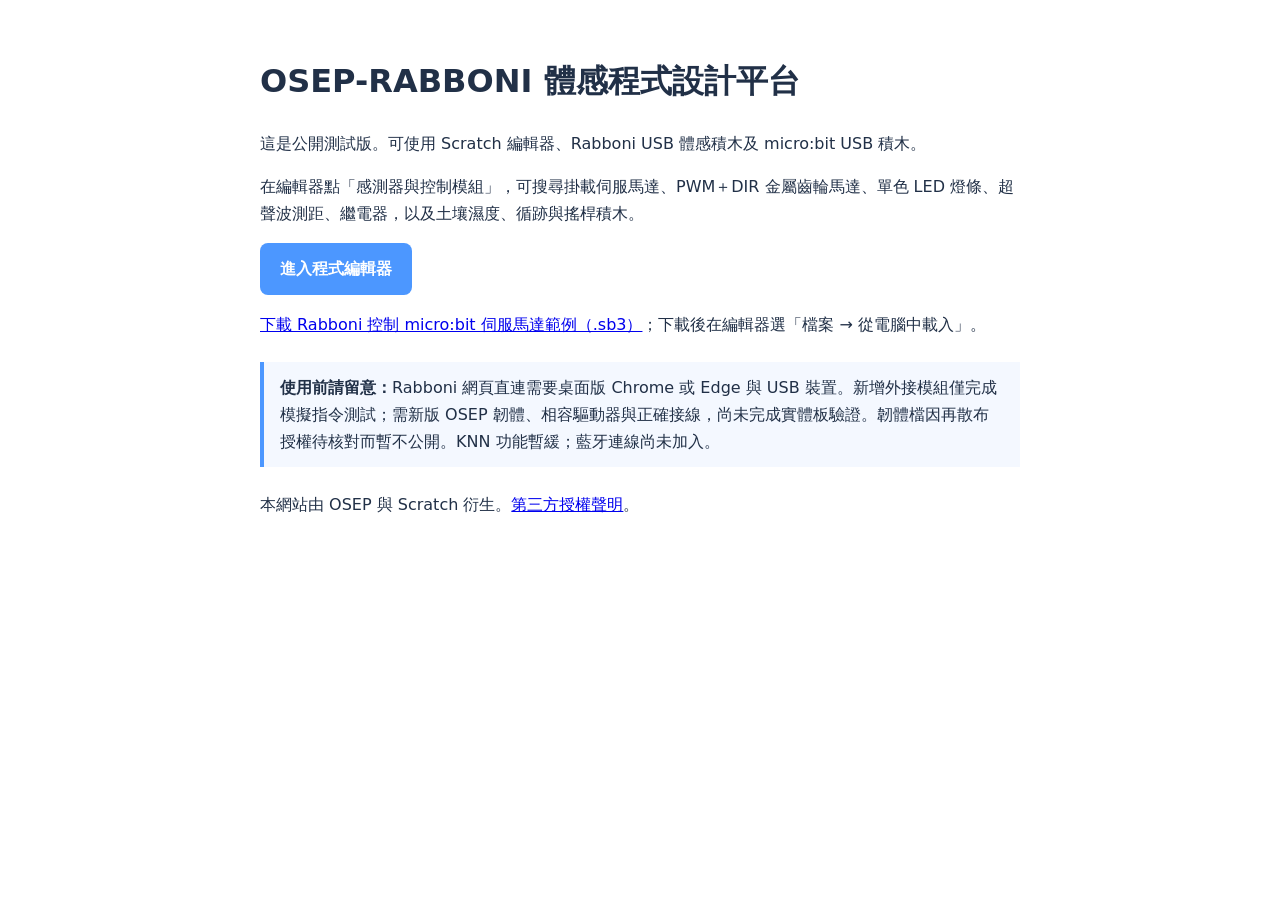
<file: index.html>
<!doctype html>
<html lang="zh-Hant">
<head>
  <meta charset="utf-8">
  <meta name="viewport" content="width=device-width,initial-scale=1">
  <title>OSEP-RABBONI 體感程式設計平台</title>
  <style>
    body{font-family:system-ui,"Noto Sans TC",sans-serif;max-width:760px;margin:6vh auto;padding:0 20px;line-height:1.7;color:#213047}
    a.button{display:inline-block;background:#4c97ff;color:white;padding:12px 20px;border-radius:8px;text-decoration:none;font-weight:700}
    .note{background:#f4f8ff;border-left:4px solid #4c97ff;padding:12px 16px;margin:24px 0}
  </style>
</head>
<body>
  <h1>OSEP-RABBONI 體感程式設計平台</h1>
  <p>這是公開測試版。可使用 Scratch 編輯器、Rabboni USB 體感積木及 micro:bit USB 積木。</p>
  <p>在編輯器點「感測器與控制模組」，可搜尋掛載伺服馬達、PWM＋DIR 金屬齒輪馬達、單色 LED 燈條、超聲波測距、繼電器，以及土壤濕度、循跡與搖桿積木。</p>
  <p><a class="button" href="./OSEP-RABBONI/?v=14ee6e1">進入程式編輯器</a></p>
  <p><a href="https://raw.githubusercontent.com/t166-happy/t166-happy.github.io/main/OSEP-RABBONI/examples/rabboni-microbit-servo.sb3">下載 Rabboni 控制 micro:bit 伺服馬達範例（.sb3）</a>；下載後在編輯器選「檔案 → 從電腦中載入」。</p>
  <div class="note">
    <strong>使用前請留意：</strong>Rabboni 網頁直連需要桌面版 Chrome 或 Edge 與 USB 裝置。新增外接模組僅完成模擬指令測試；需新版 OSEP 韌體、相容驅動器與正確接線，尚未完成實體板驗證。韌體檔因再散布授權待核對而暫不公開。KNN 功能暫緩；藍牙連線尚未加入。
  </div>
  <p>本網站由 OSEP 與 Scratch 衍生。<a href="./OSEP-RABBONI/THIRD_PARTY_NOTICES.md">第三方授權聲明</a>。</p>
</body>
</html>
</file>
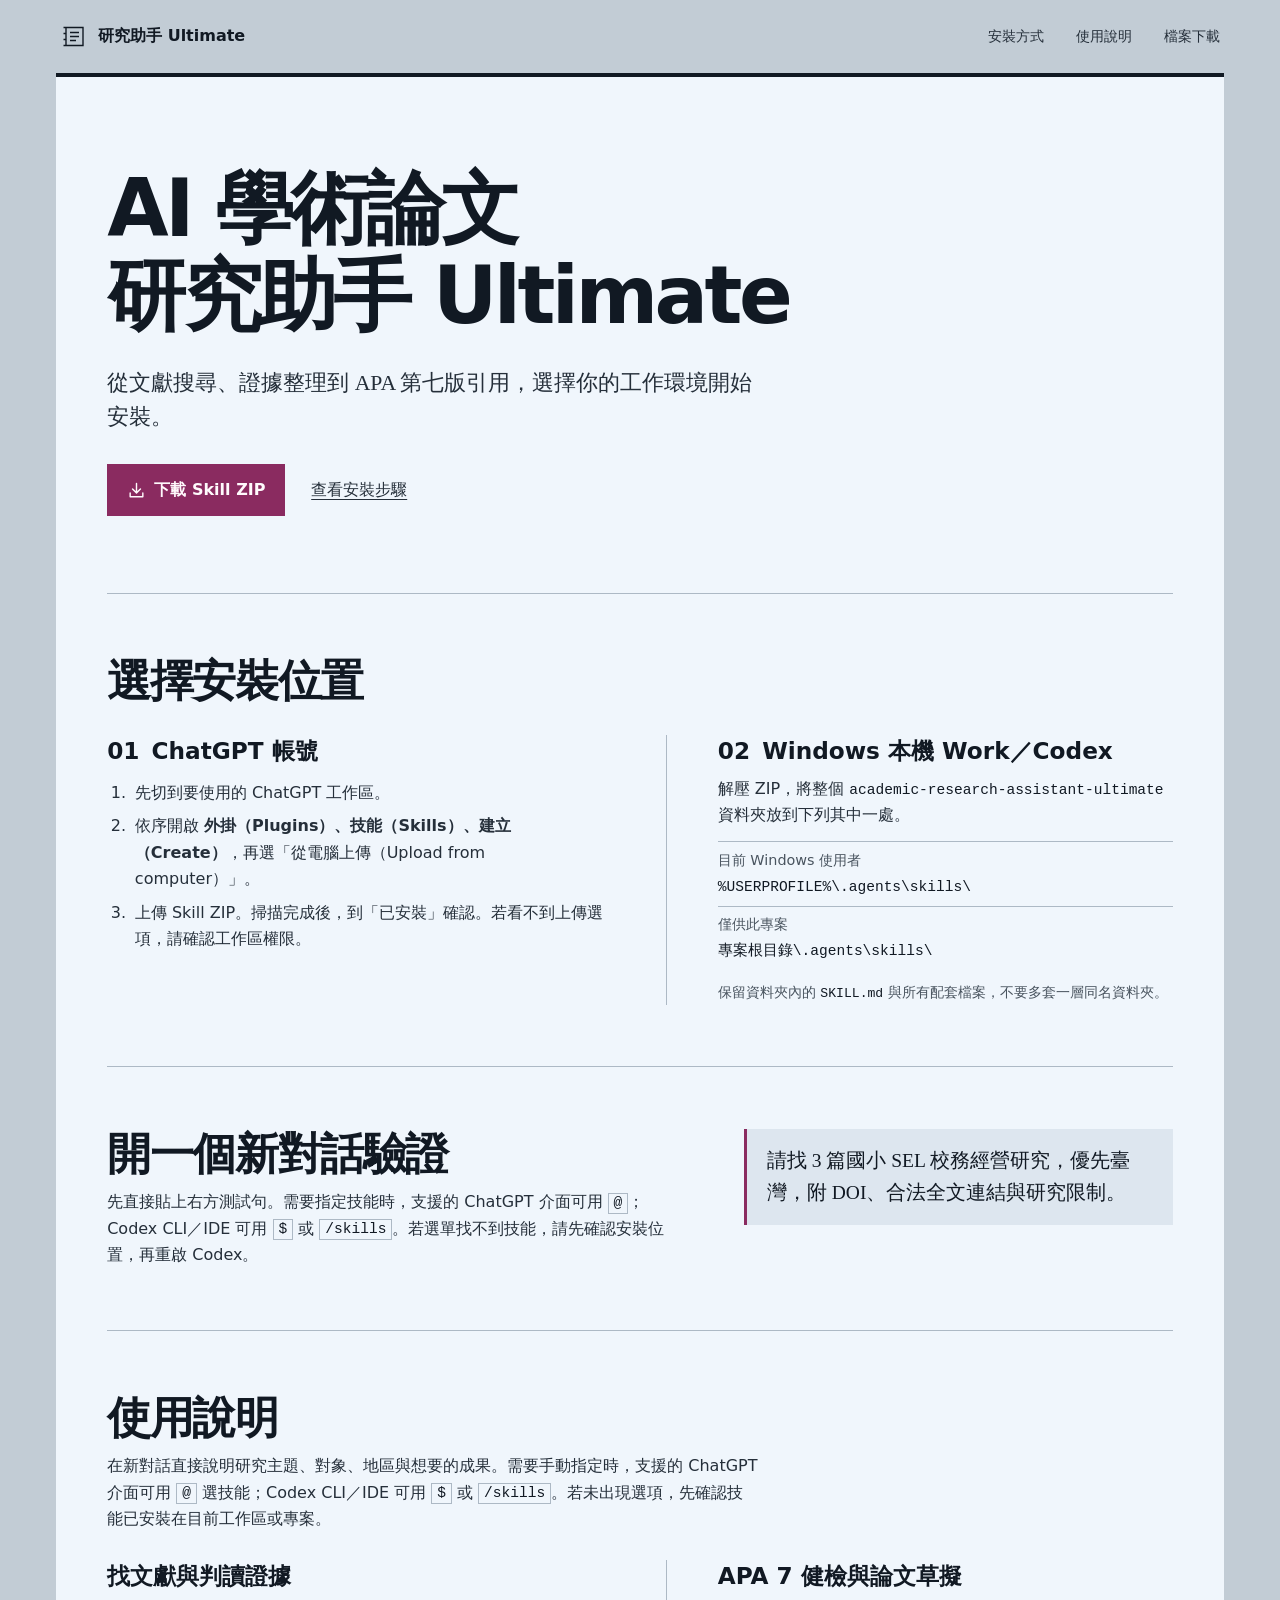
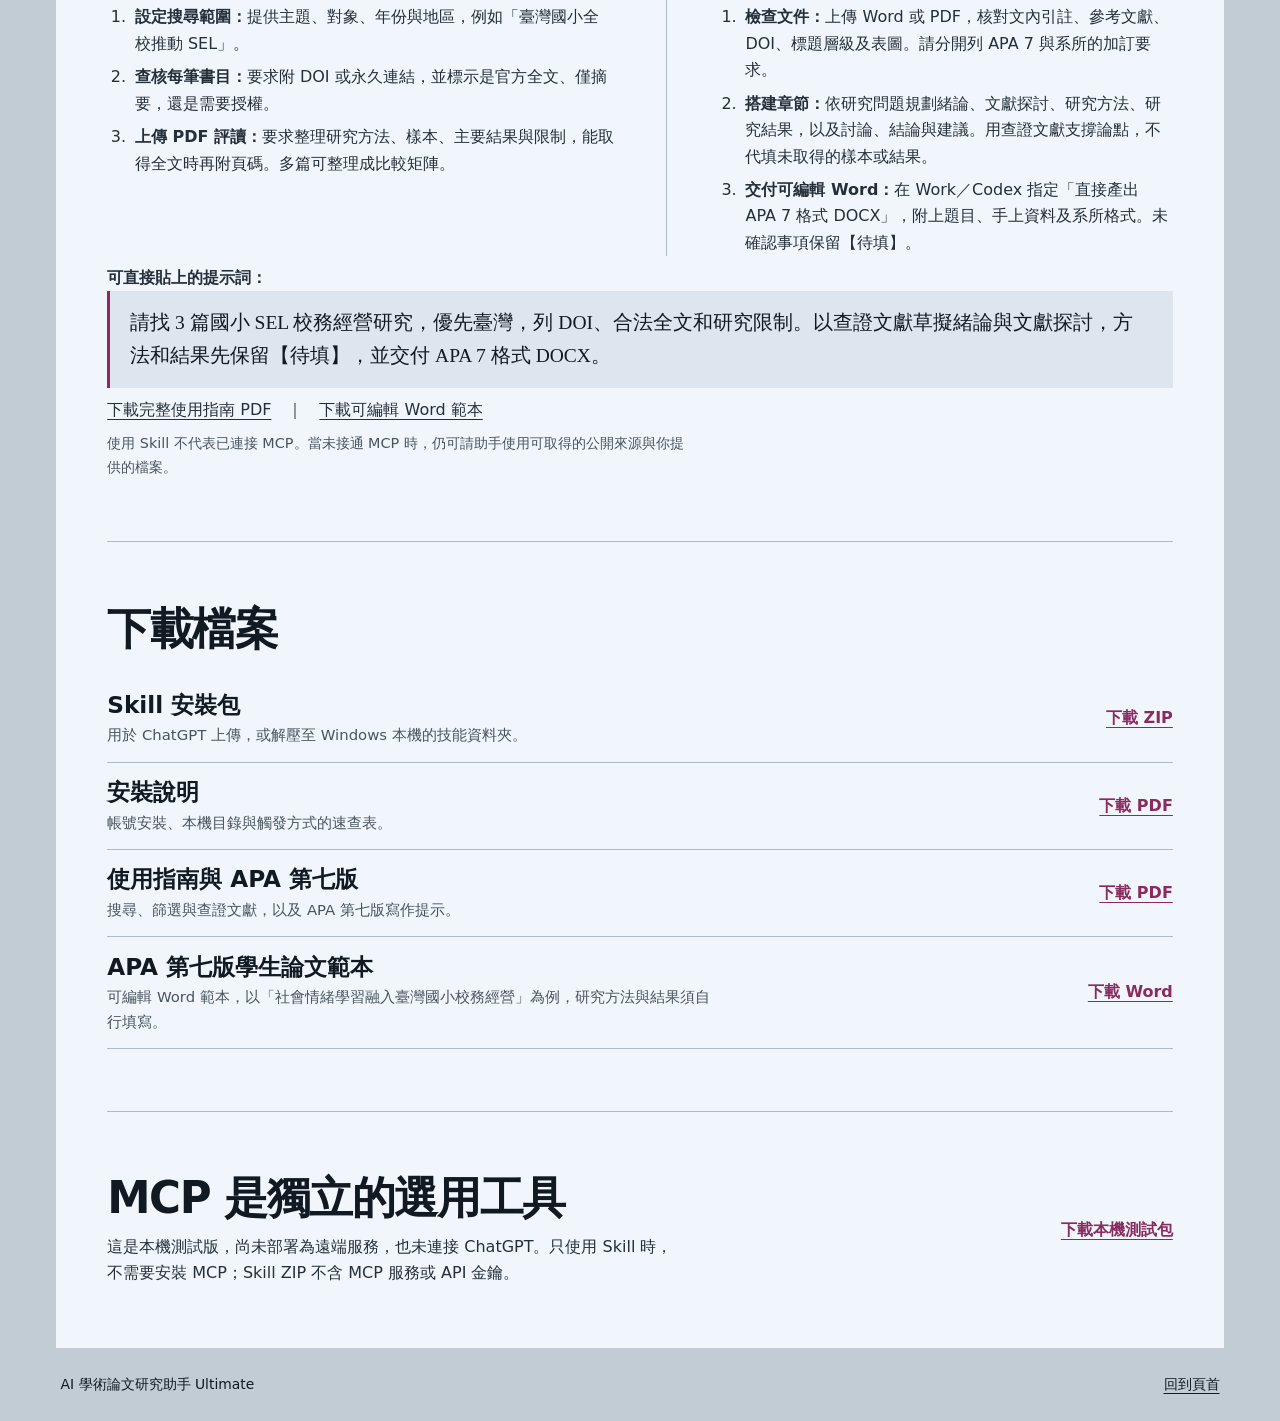
<file: academic-research-assistant-ultimate/index.html>
<!doctype html>
<html lang="zh-Hant-TW">
<head>
  <meta charset="utf-8">
  <meta name="viewport" content="width=device-width, initial-scale=1">
  <meta name="description" content="下載 AI 學術論文研究助手 Ultimate，依 ChatGPT 或 Windows Work／Codex 步驟安裝，並取得 APA 第七版 Word 範本。">
  <meta name="color-scheme" content="light">
  <title>AI 學術論文研究助手 Ultimate｜安裝與下載</title>
  <link rel="stylesheet" href="./style.css">
</head>
<body>
<a class="skip-link" href="#main">跳至內容</a>
<header class="container masthead">
  <a class="brand" href="./" aria-label="AI 學術論文研究助手 Ultimate 首頁">
    <svg width="28" height="28" viewBox="0 0 28 28" fill="none" aria-hidden="true"><path d="M6 5.5h17v18H6m0-18v18m0-18H3.5m2.5 6H3.5m2.5 6H3.5m2.5 6H3.5m6.5-13h9m-9 4h9m-9 4h6" stroke="currentColor" stroke-width="1.4"/></svg>
    <span>研究助手 Ultimate</span>
  </a>
  <nav aria-label="頁面導覽">
    <a href="#install">安裝方式</a>
    <a href="#usage">使用說明</a>
    <a href="#downloads">檔案下載</a>
  </nav>
</header>
<main class="container sheet" id="main">
  <section class="hero" aria-labelledby="title">
    <h1 id="title">AI 學術論文<br>研究助手 Ultimate</h1>
    <p class="standfirst">從文獻搜尋、證據整理到 APA 第七版引用，選擇你的工作環境開始安裝。</p>
    <div class="hero-actions">
      <a class="button primary" href="./downloads/academic-research-assistant-ultimate-skill.zip" download>
        <svg width="19" height="19" viewBox="0 0 24 24" fill="none" aria-hidden="true"><path d="M12 3v12m-5-5 5 5 5-5M4 15v5h16v-5" stroke="currentColor" stroke-width="1.8" stroke-linecap="round" stroke-linejoin="round"/></svg>
        下載 Skill ZIP
      </a>
      <a class="secondary" href="#install">查看安裝步驟</a>
    </div>
  </section>

  <section class="section" id="install" aria-labelledby="install-title">
    <h2 id="install-title">選擇安裝位置</h2>
    <div class="routes">
      <article>
        <h3><span class="route-no" aria-hidden="true">01</span> ChatGPT 帳號</h3>
        <ol>
          <li>先切到要使用的 ChatGPT 工作區。</li>
          <li>依序開啟 <strong>外掛（Plugins）、技能（Skills）、建立（Create）</strong>，再選「從電腦上傳（Upload from computer）」。</li>
          <li>上傳 Skill ZIP。掃描完成後，到「已安裝」確認。若看不到上傳選項，請確認工作區權限。</li>
        </ol>
      </article>
      <article>
        <h3><span class="route-no" aria-hidden="true">02</span> Windows 本機 Work／Codex</h3>
        <p>解壓 ZIP，將整個 <code>academic-research-assistant-ultimate</code> 資料夾放到下列其中一處。</p>
        <dl class="paths">
          <div><dt>目前 Windows 使用者</dt><dd><code>%USERPROFILE%\.agents\skills\</code></dd></div>
          <div><dt>僅供此專案</dt><dd><code>專案根目錄\.agents\skills\</code></dd></div>
        </dl>
        <p class="note">保留資料夾內的 <code>SKILL.md</code> 與所有配套檔案，不要多套一層同名資料夾。</p>
      </article>
    </div>
  </section>

  <section class="section test" id="try" aria-labelledby="try-title">
    <div>
      <h2 id="try-title">開一個新對話驗證</h2>
      <p>先直接貼上右方測試句。需要指定技能時，支援的 ChatGPT 介面可用 <kbd>@</kbd>；Codex CLI／IDE 可用 <kbd>$</kbd> 或 <kbd>/skills</kbd>。若選單找不到技能，請先確認安裝位置，再重啟 Codex。</p>
    </div>
    <blockquote>請找 3 篇國小 SEL 校務經營研究，優先臺灣，附 DOI、合法全文連結與研究限制。</blockquote>
  </section>

  <section class="section" id="usage" aria-labelledby="usage-title">
    <h2 id="usage-title">使用說明</h2>
    <p>在新對話直接說明研究主題、對象、地區與想要的成果。需要手動指定時，支援的 ChatGPT 介面可用 <kbd>@</kbd> 選技能；Codex CLI／IDE 可用 <kbd>$</kbd> 或 <kbd>/skills</kbd>。若未出現選項，先確認技能已安裝在目前工作區或專案。</p>
    <div class="routes">
      <article>
        <h3>找文獻與判讀證據</h3>
        <ol>
          <li><strong>設定搜尋範圍：</strong>提供主題、對象、年份與地區，例如「臺灣國小全校推動 SEL」。</li>
          <li><strong>查核每筆書目：</strong>要求附 DOI 或永久連結，並標示是官方全文、僅摘要，還是需要授權。</li>
          <li><strong>上傳 PDF 評讀：</strong>要求整理研究方法、樣本、主要結果與限制，能取得全文時再附頁碼。多篇可整理成比較矩陣。</li>
        </ol>
      </article>
      <article>
        <h3>APA 7 健檢與論文草擬</h3>
        <ol>
          <li><strong>檢查文件：</strong>上傳 Word 或 PDF，核對文內引註、參考文獻、DOI、標題層級及表圖。請分開列 APA 7 與系所的加訂要求。</li>
          <li><strong>搭建章節：</strong>依研究問題規劃緒論、文獻探討、研究方法、研究結果，以及討論、結論與建議。用查證文獻支撐論點，不代填未取得的樣本或結果。</li>
          <li><strong>交付可編輯 Word：</strong>在 Work／Codex 指定「直接產出 APA 7 格式 DOCX」，附上題目、手上資料及系所格式。未確認事項保留【待填】。</li>
        </ol>
      </article>
    </div>
    <p><strong>可直接貼上的提示詞：</strong></p>
    <blockquote>請找 3 篇國小 SEL 校務經營研究，優先臺灣，列 DOI、合法全文和研究限制。以查證文獻草擬緒論與文獻探討，方法和結果先保留【待填】，並交付 APA 7 格式 DOCX。</blockquote>
    <p><a href="./downloads/user-guide.pdf" download>下載完整使用指南 PDF</a>　｜　<a href="./downloads/apa7-student-template.docx" download>下載可編輯 Word 範本</a></p>
    <p class="note">使用 Skill 不代表已連接 MCP。當未接通 MCP 時，仍可請助手使用可取得的公開來源與你提供的檔案。</p>
  </section>

  <section class="section" id="downloads" aria-labelledby="files-title">
    <h2 id="files-title">下載檔案</h2>
    <ul class="file-list">
      <li><div><h3>Skill 安裝包</h3><p>用於 ChatGPT 上傳，或解壓至 Windows 本機的技能資料夾。</p></div><a href="./downloads/academic-research-assistant-ultimate-skill.zip" download aria-label="下載 Skill 安裝包 ZIP">下載 ZIP</a></li>
      <li><div><h3>安裝說明</h3><p>帳號安裝、本機目錄與觸發方式的速查表。</p></div><a href="./downloads/install-guide.pdf" download aria-label="下載安裝說明 PDF">下載 PDF</a></li>
      <li><div><h3>使用指南與 APA 第七版</h3><p>搜尋、篩選與查證文獻，以及 APA 第七版寫作提示。</p></div><a href="./downloads/user-guide.pdf" download aria-label="下載使用指南與 APA 第七版 PDF">下載 PDF</a></li>
      <li><div><h3>APA 第七版學生論文範本</h3><p>可編輯 Word 範本，以「社會情緒學習融入臺灣國小校務經營」為例，研究方法與結果須自行填寫。</p></div><a href="./downloads/apa7-student-template.docx" download aria-label="下載 APA 第七版學生論文範本 Word">下載 Word</a></li>
    </ul>
  </section>

  <section class="section mcp" aria-labelledby="mcp-title">
    <div>
      <h2 id="mcp-title">MCP 是獨立的選用工具</h2>
      <p>這是本機測試版，尚未部署為遠端服務，也未連接 ChatGPT。只使用 Skill 時，不需要安裝 MCP；Skill ZIP 不含 MCP 服務或 API 金鑰。</p>
    </div>
    <a href="./downloads/mcp-gateway-sel.zip" download aria-label="下載選用 MCP Gateway 本機測試版 ZIP">下載本機測試包</a>
  </section>
</main>
<footer class="container footer">
  <span>AI 學術論文研究助手 Ultimate</span>
  <a href="#main">回到頁首</a>
</footer>
</body>
</html>
</file>
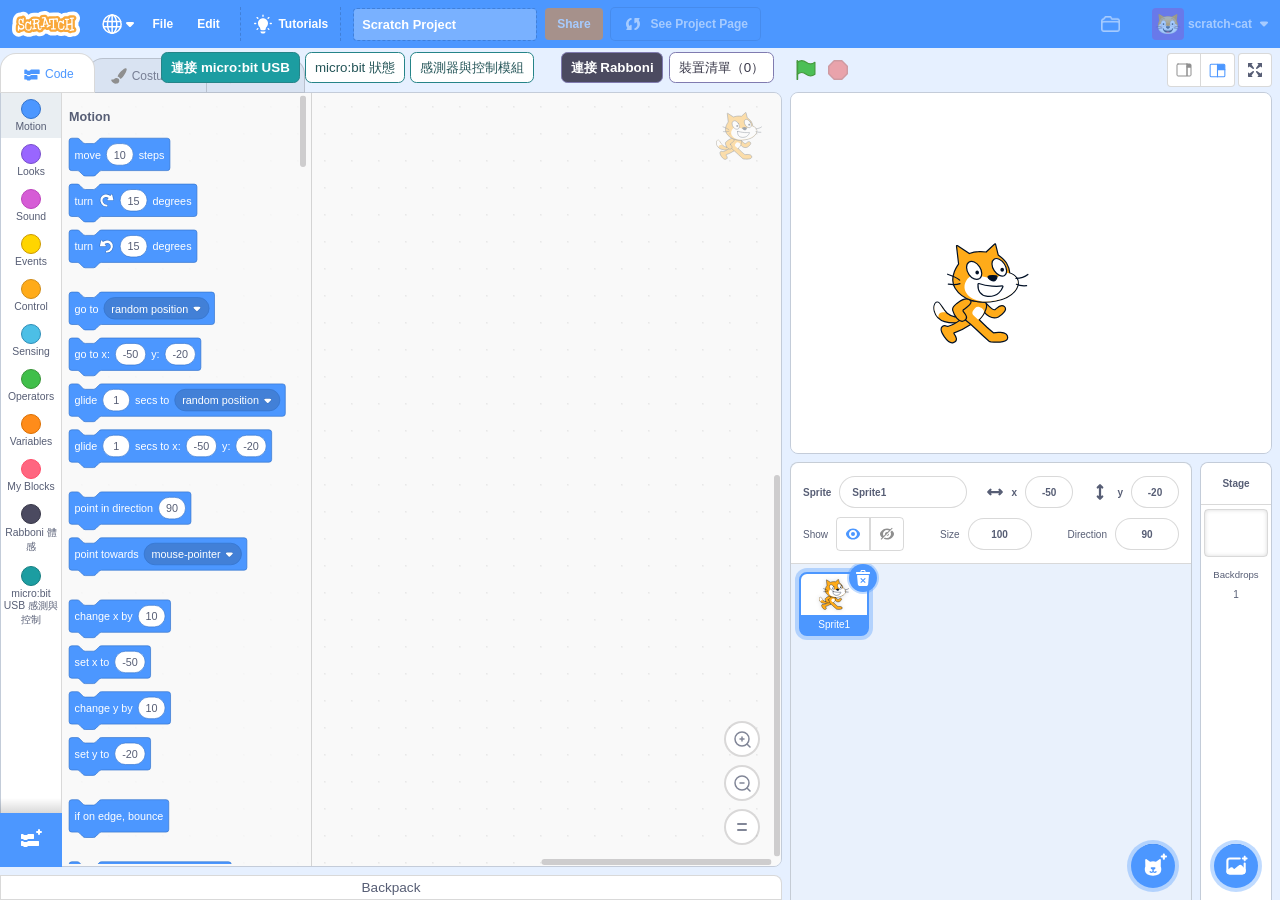
<file: OSEP-RABBONI/index.html>
<!DOCTYPE html>
<html>
  <head>
    <meta charset="UTF-8">
    <meta name="viewport" content="width=device-width, initial-scale=1">
    <meta name="google" value="notranslate">
    <link rel="shortcut icon" href="/OSEP-RABBONI/static/favicon.ico">
    <title>OSEP_Code Editor</title>
    
  </head>
  <body>
  <script type="text/javascript" src="/OSEP-RABBONI/lib.min.js?v=14ee6e1"></script><script type="text/javascript" src="/OSEP-RABBONI/chunks/gui.js?v=14ee6e1"></script></body>
</html>
</file>
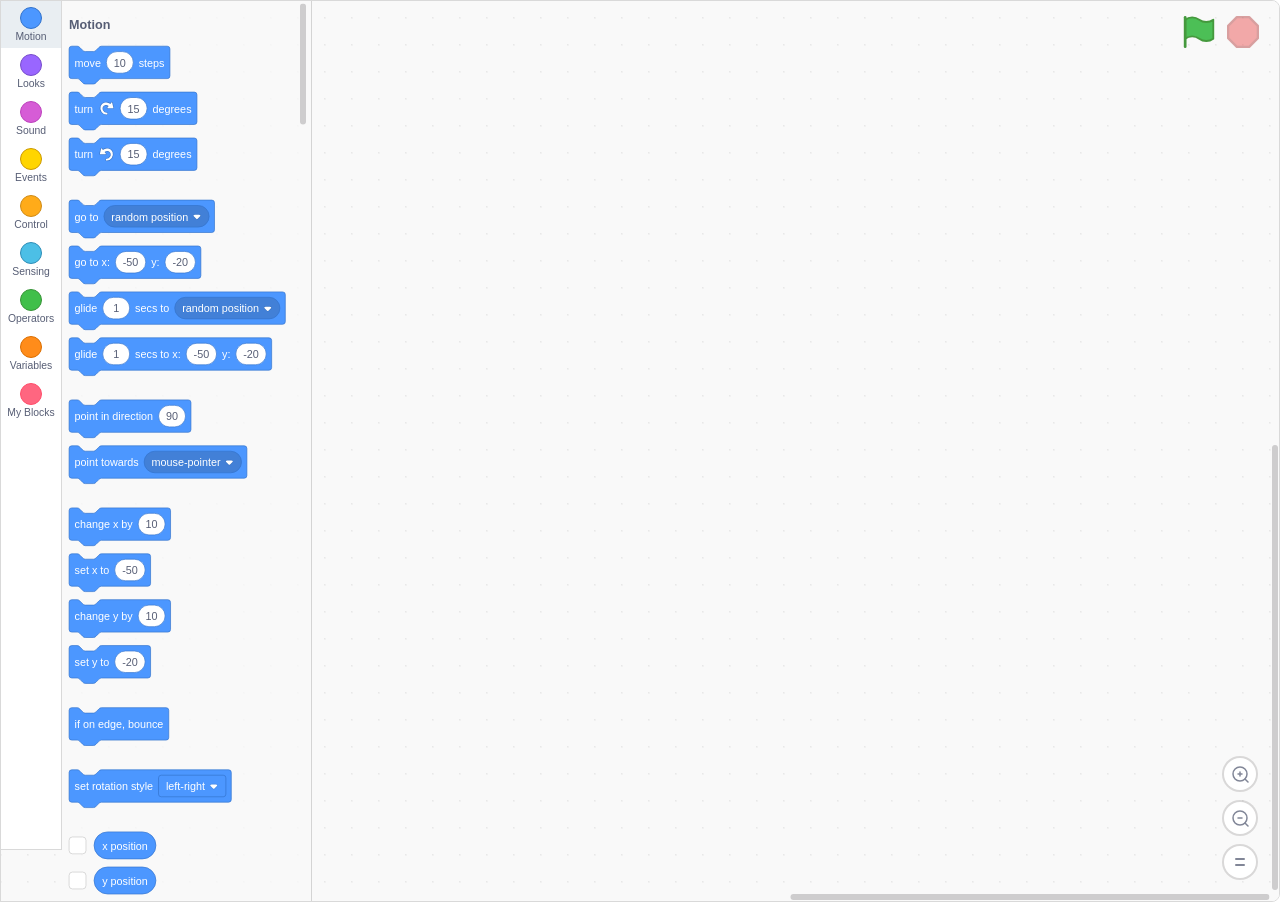
<file: OSEP-RABBONI/blocks-only.html>
<!DOCTYPE html>
<html>
  <head>
    <meta charset="UTF-8">
    <meta name="viewport" content="width=device-width, initial-scale=1">
    <meta name="google" value="notranslate">
    <link rel="shortcut icon" href="/OSEP-RABBONI/static/favicon.ico">
    <title>OSEP_Code Editor: Blocks Only Example</title>
    
  </head>
  <body>
  <script type="text/javascript" src="/OSEP-RABBONI/lib.min.js"></script><script type="text/javascript" src="/OSEP-RABBONI/chunks/blocksonly.js"></script></body>
</html>
</file>
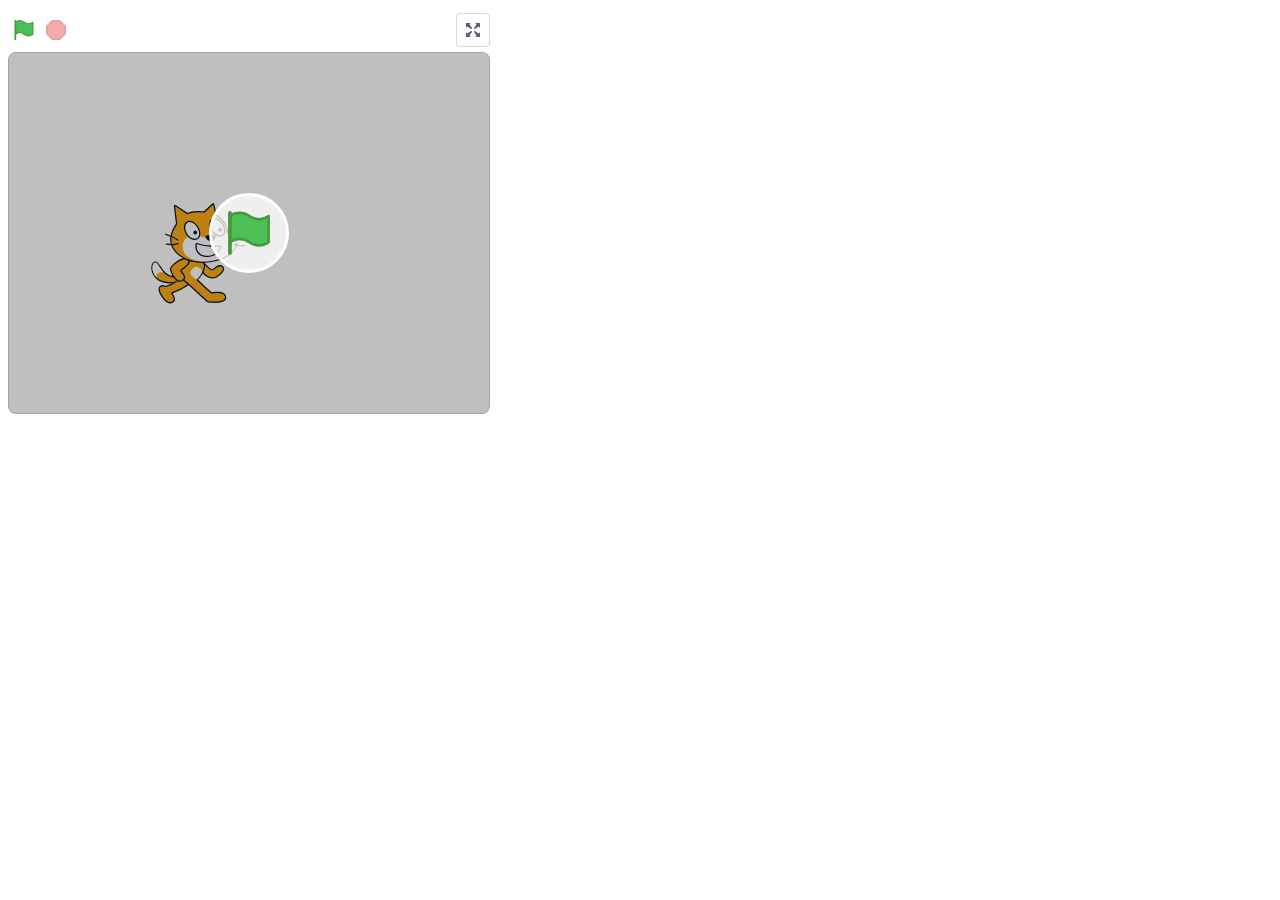
<file: OSEP-RABBONI/compatibility-testing.html>
<!DOCTYPE html>
<html>
  <head>
    <meta charset="UTF-8">
    <meta name="viewport" content="width=device-width, initial-scale=1">
    <meta name="google" value="notranslate">
    <link rel="shortcut icon" href="/OSEP-RABBONI/static/favicon.ico">
    <title>OSEP_Code Editor: Compatibility Testing</title>
    
  </head>
  <body>
  <script type="text/javascript" src="/OSEP-RABBONI/lib.min.js"></script><script type="text/javascript" src="/OSEP-RABBONI/chunks/compatibilitytesting.js"></script></body>
</html>
</file>
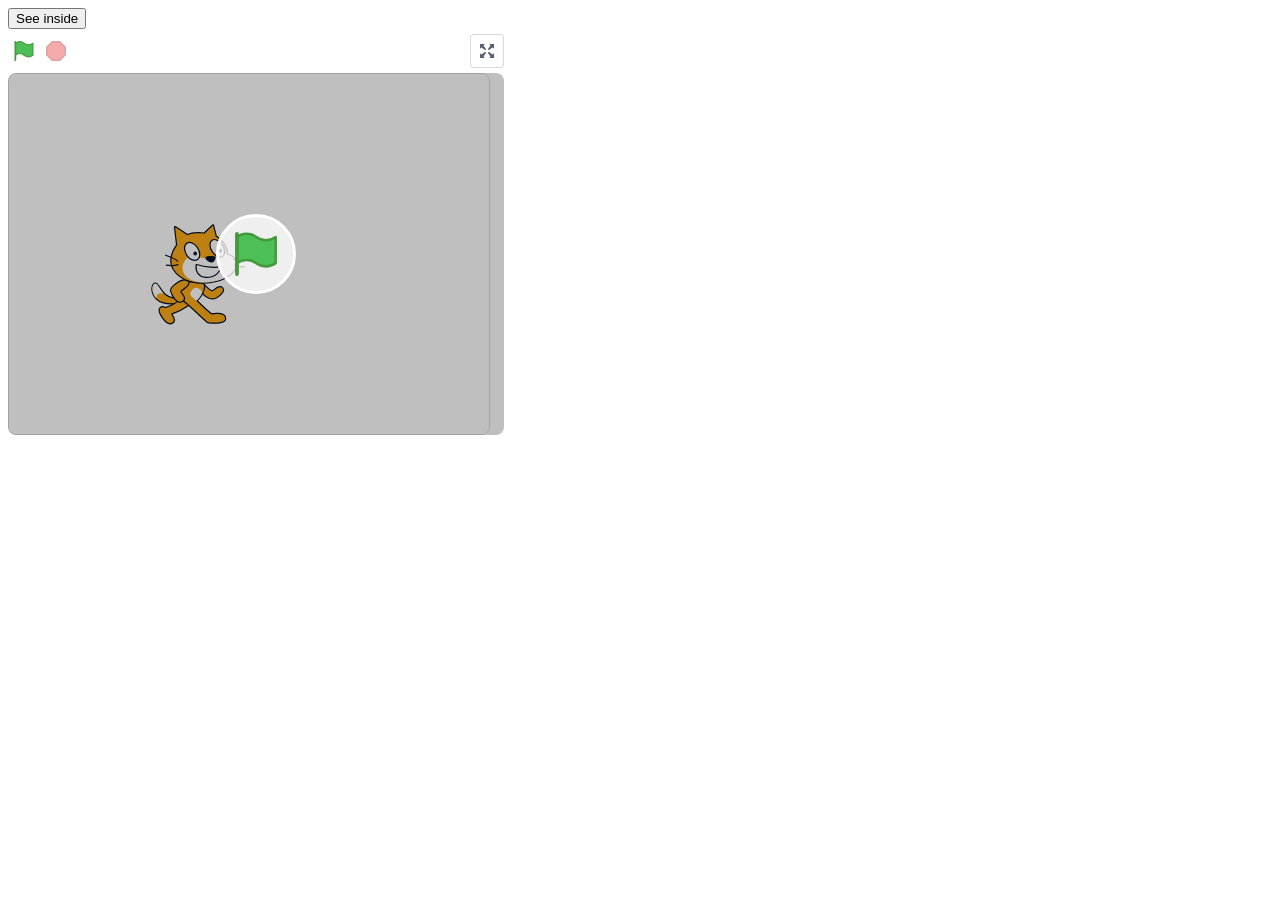
<file: OSEP-RABBONI/player.html>
<!DOCTYPE html>
<html>
  <head>
    <meta charset="UTF-8">
    <meta name="viewport" content="width=device-width, initial-scale=1">
    <meta name="google" value="notranslate">
    <link rel="shortcut icon" href="/OSEP-RABBONI/static/favicon.ico">
    <title>OSEP_Code Editor: Player Example</title>
    
  </head>
  <body>
  <script type="text/javascript" src="/OSEP-RABBONI/lib.min.js"></script><script type="text/javascript" src="/OSEP-RABBONI/chunks/player.js"></script></body>
</html>
</file>
<file: academic-research-assistant-ultimate/style.css>
/* Hallmark · shape: Letter · genre: editorial · theme: Almanac (deal 1/3, seed ecc6f379) · job: try · draw: c9e4f6
 * hero: Settled · nav: mast · footer: mast · imagery: none · signature: one installation sheet with a manuscript-style SEL test excerpt
 * axes: mid/grotesk-sans/chromatic-magenta · posture: restrained · contrast: pass · fold: pass · v2.0.0 */
/* Hallmark · pre-emit critique: P4 H5 E4 S5 R5 V4 · weakest: V; the materials are the real download titles and the test request, not mock UI. */
:root {
  --back: oklch(84% .016 245);
  --sheet: oklch(97% .010 250);
  --sheet-deep: oklch(92% .016 249);
  --ink: oklch(21% .023 252);
  --body-ink: oklch(30% .024 251);
  --muted: oklch(44% .023 250);
  --rule: oklch(78% .022 248);
  --accent: oklch(45% .14 350);
  --accent-ink: oklch(99% .005 350);
  --focus: oklch(42% .18 350);
  --font-display: "Hanken Grotesk", "Noto Sans CJK TC", "PingFang TC", "Microsoft JhengHei", system-ui, sans-serif;
  --font-body: "Noto Sans CJK TC", "PingFang TC", "Microsoft JhengHei", system-ui, sans-serif;
  --font-literary: "Newsreader", "Noto Serif CJK TC", "Songti TC", "PMingLiU", ui-serif, Georgia, serif;
  --font-code: ui-monospace, "Cascadia Mono", monospace;
  --container: 73rem;
  --gutter: clamp(1.05rem, 4vw, 3.7rem);
}
*, *::before, *::after { box-sizing: border-box; }
html, body { overflow-x: clip; }
html { scroll-padding-top: 1.4rem; }
body { margin: 0; color: var(--body-ink); background: var(--back); font-family: var(--font-body); font-size: 1rem; line-height: 1.65; }
::selection { background: var(--accent); color: var(--accent-ink); }
:focus-visible { outline: .18rem solid var(--focus); outline-offset: .27rem; }
a { color: inherit; text-underline-offset: .25em; text-decoration-thickness: .06em; }
a:hover { color: var(--accent); }
a:active { text-decoration-thickness: .14em; }
h1,h2,h3 { color: var(--ink); font-family: var(--font-display); font-weight: 740; overflow-wrap: break-word; min-width: 0; text-wrap: balance; margin: 0; }
p, blockquote { text-wrap: pretty; }
p { margin: .55rem 0 0; max-width: 64ch; }
.container { width: min(var(--container), calc(100% - clamp(1.25rem,5vw,5rem))); margin-inline: auto; }
.skip-link { position: absolute; top: .65rem; left: .65rem; transform: translateY(-200%); padding: .5rem .85rem; z-index: 2; color: var(--ink); background: var(--sheet); }
.skip-link:focus { transform: none; }
.masthead,.footer { display: flex; justify-content: space-between; align-items: center; gap: 1rem 2rem; flex-wrap: wrap; padding: .9rem .28rem; }
.masthead a { text-decoration: none; }
.brand { display: inline-flex; align-items: center; gap: .6rem; color: var(--ink); font-weight: 740; }
.masthead nav { display: flex; gap: clamp(.75rem,3vw,2rem); align-items: center; }
.masthead nav a, .footer a { display: inline-flex; align-items: center; min-height: 2.75rem; font-size: .9rem; }
.masthead nav a:hover { text-decoration: underline; }
.sheet { background: var(--sheet); border-top: .3rem solid var(--ink); padding-inline: var(--gutter); }
.hero { padding-block: clamp(3rem,7vw,5.5rem) clamp(3rem,6vw,5rem); }
h1 { font-size: clamp(2.1rem, 6.2vw, 5.45rem); line-height: 1.105; letter-spacing: -.045em; }
.standfirst { margin-top: clamp(.85rem,2.4vw,1.7rem); font-family: var(--font-literary); font-size: clamp(1.03rem,2.2vw,1.36rem); line-height: 1.55; }
.hero-actions { display: flex; align-items: center; flex-wrap: wrap; gap: .75rem 1.65rem; margin-top: 1.8rem; }
.button { display: inline-flex; gap: .55rem; justify-content: center; align-items: center; min-height: 3.3rem; padding: .7rem 1.15rem; font-weight: 670; text-decoration: none; border: 1px solid var(--accent); }
.primary { background: var(--accent); color: var(--accent-ink); }
.primary:hover { background: var(--ink); color: var(--accent-ink); border-color: var(--ink); }
.secondary { display: inline-flex; min-height: 2.75rem; align-items: center; }
.section { border-top: 1px solid var(--rule); padding-block: clamp(2rem, 5vw, 3.85rem); }
.section h2 { font-size: clamp(1.45rem,3.4vw,2.75rem); line-height: 1.19; letter-spacing: -.032em; }
.section h3 { font-size: clamp(1.1rem, 2.4vw, 1.45rem); line-height: 1.38; }
.routes { display: grid; grid-template-columns: repeat(2, minmax(0, 1fr)); gap: clamp(1.4rem,4vw,3.4rem); margin-top: 1.7rem; }
.routes article + article { border-inline-start: 1px solid var(--rule); padding-inline-start: clamp(1.4rem,4vw,3.4rem); }
.route-no { margin-inline-end: .25rem; font-variant-numeric: tabular-nums; }
ol { margin: .8rem 0 0; padding-inline-start: 1.5em; }
ol li { padding-inline-start: .23em; }
ol li + li { margin-top: .45rem; }
strong { font-weight: 700; }
code,kbd { font-family: var(--font-code); font-size: .91em; overflow-wrap: anywhere; color: var(--ink); }
kbd { padding: .1em .34em; border: 1px solid var(--rule); }
.paths { margin: .8rem 0 .65rem; }
.paths div { padding: .42rem 0; border-top: 1px solid var(--rule); }
.paths dt, .note { font-size: .9rem; color: var(--muted); }
.paths dd { margin: 0; }
.test,.mcp { display: grid; grid-template-columns: minmax(0, 1.15fr) minmax(0, .85fr); align-items: start; gap: 1.1rem clamp(1.2rem,4.4vw,3.8rem); }
blockquote { margin: 0; padding: 1rem 1.25rem; background: var(--sheet-deep); border-inline-start: .2rem solid var(--accent); font-family: var(--font-literary); font-size: 1.22rem; line-height: 1.65; color: var(--ink); }
.file-list { list-style: none; margin: 1.25rem 0 0; padding: 0; }
.file-list li { display: grid; align-items: center; grid-template-columns: minmax(0, 1fr) auto; column-gap: 1.1rem; padding: .85rem 0; border-bottom: 1px solid var(--rule); }
.file-list p { margin-top: .16rem; color: var(--muted); font-size: .93rem; }
.file-list a,.mcp a { color: var(--accent); font-weight: 670; display: inline-flex; align-items: center; min-height: 2.75rem; }
.file-list a:hover,.mcp a:hover { color: var(--ink); }
.mcp a { justify-self: end; align-self: center; }
.footer { font-size: .87rem; color: var(--ink); }
@media (max-width: 46rem) {
  .routes,.test,.mcp { grid-template-columns: minmax(0,1fr); }
  .routes article + article { border-inline-start: none; padding-inline-start: 0; padding-block-start: 1.3rem; border-top: 1px solid var(--rule); }
  .mcp a { justify-self: start; }
}
@media (max-width: 32rem) {
  .file-list li { grid-template-columns: minmax(0,1fr); }
  .file-list a { justify-self: start; }
  .masthead { gap: .1rem .6rem; }
  .masthead nav a { min-height: 2.4rem; }
}
@media (prefers-reduced-motion: reduce) {
  *, *::before, *::after { scroll-behavior: auto; animation: none; transition: none; }
}
</file>
